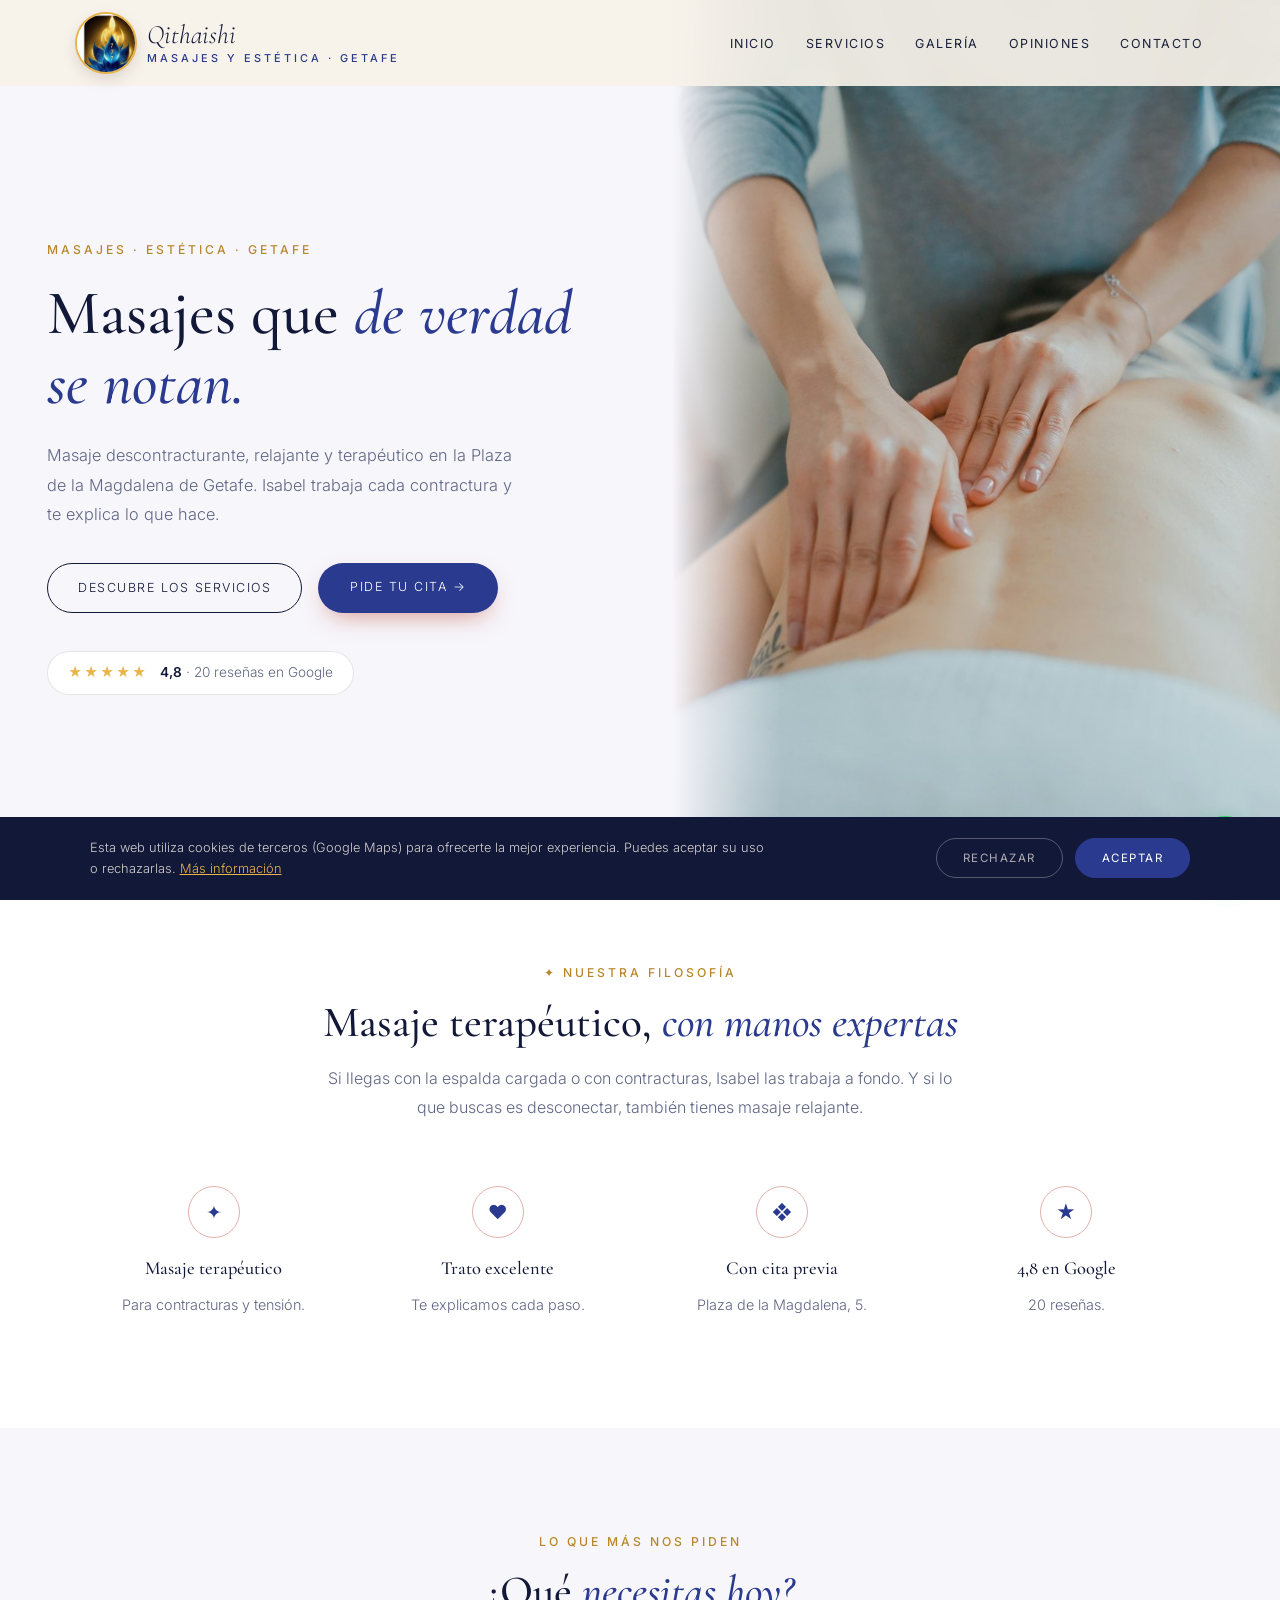
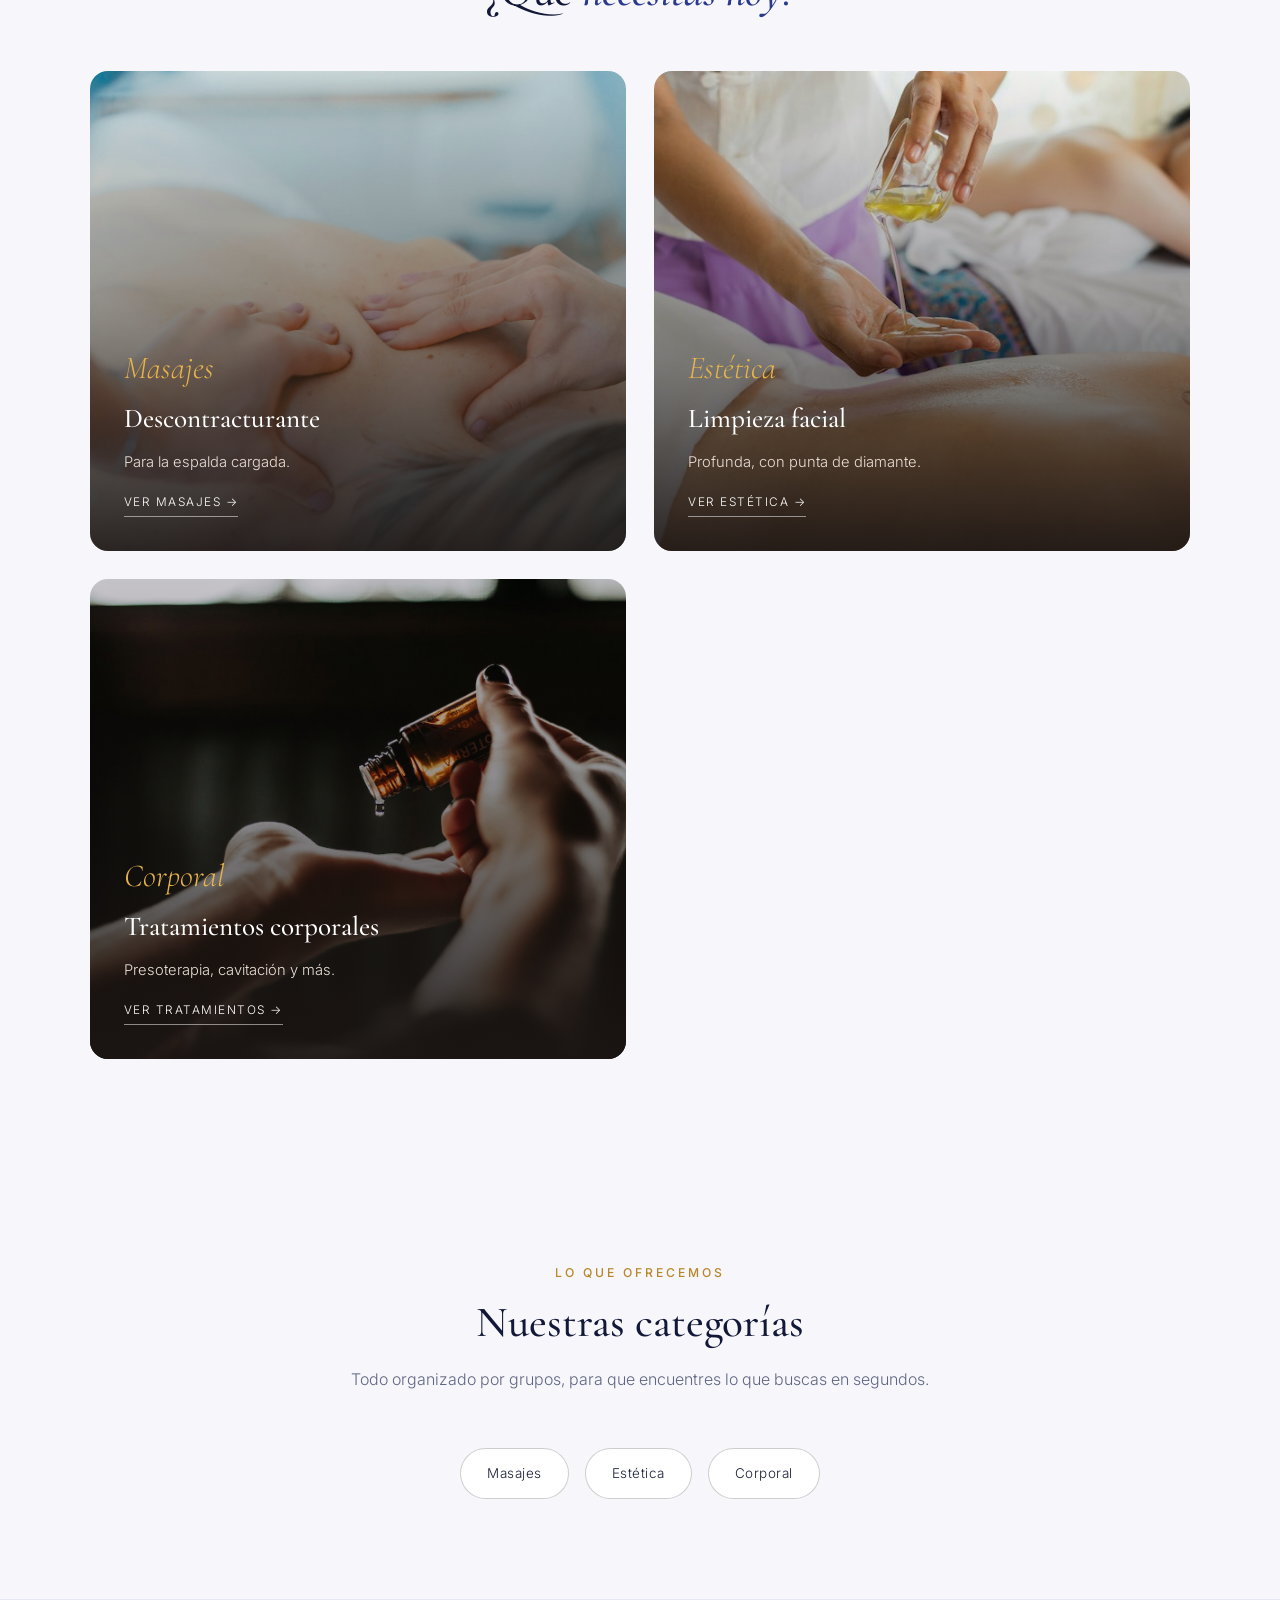
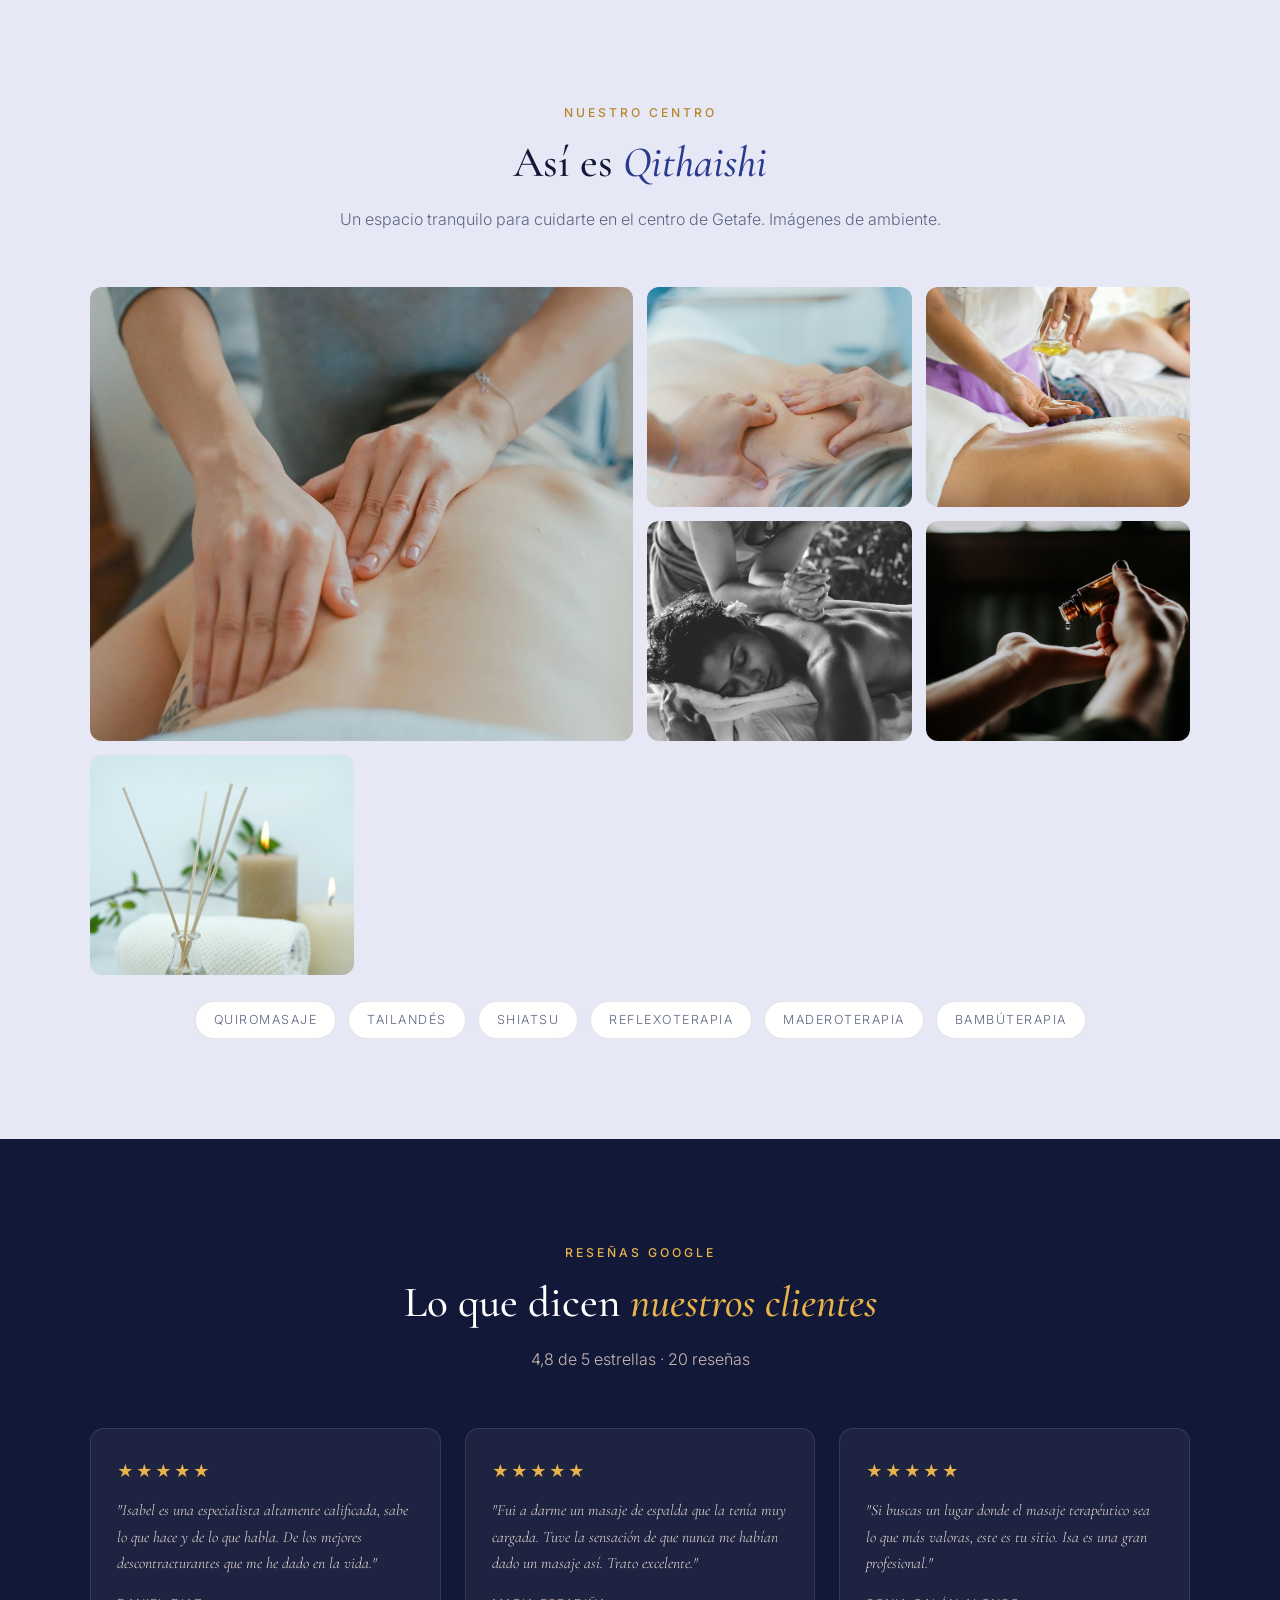
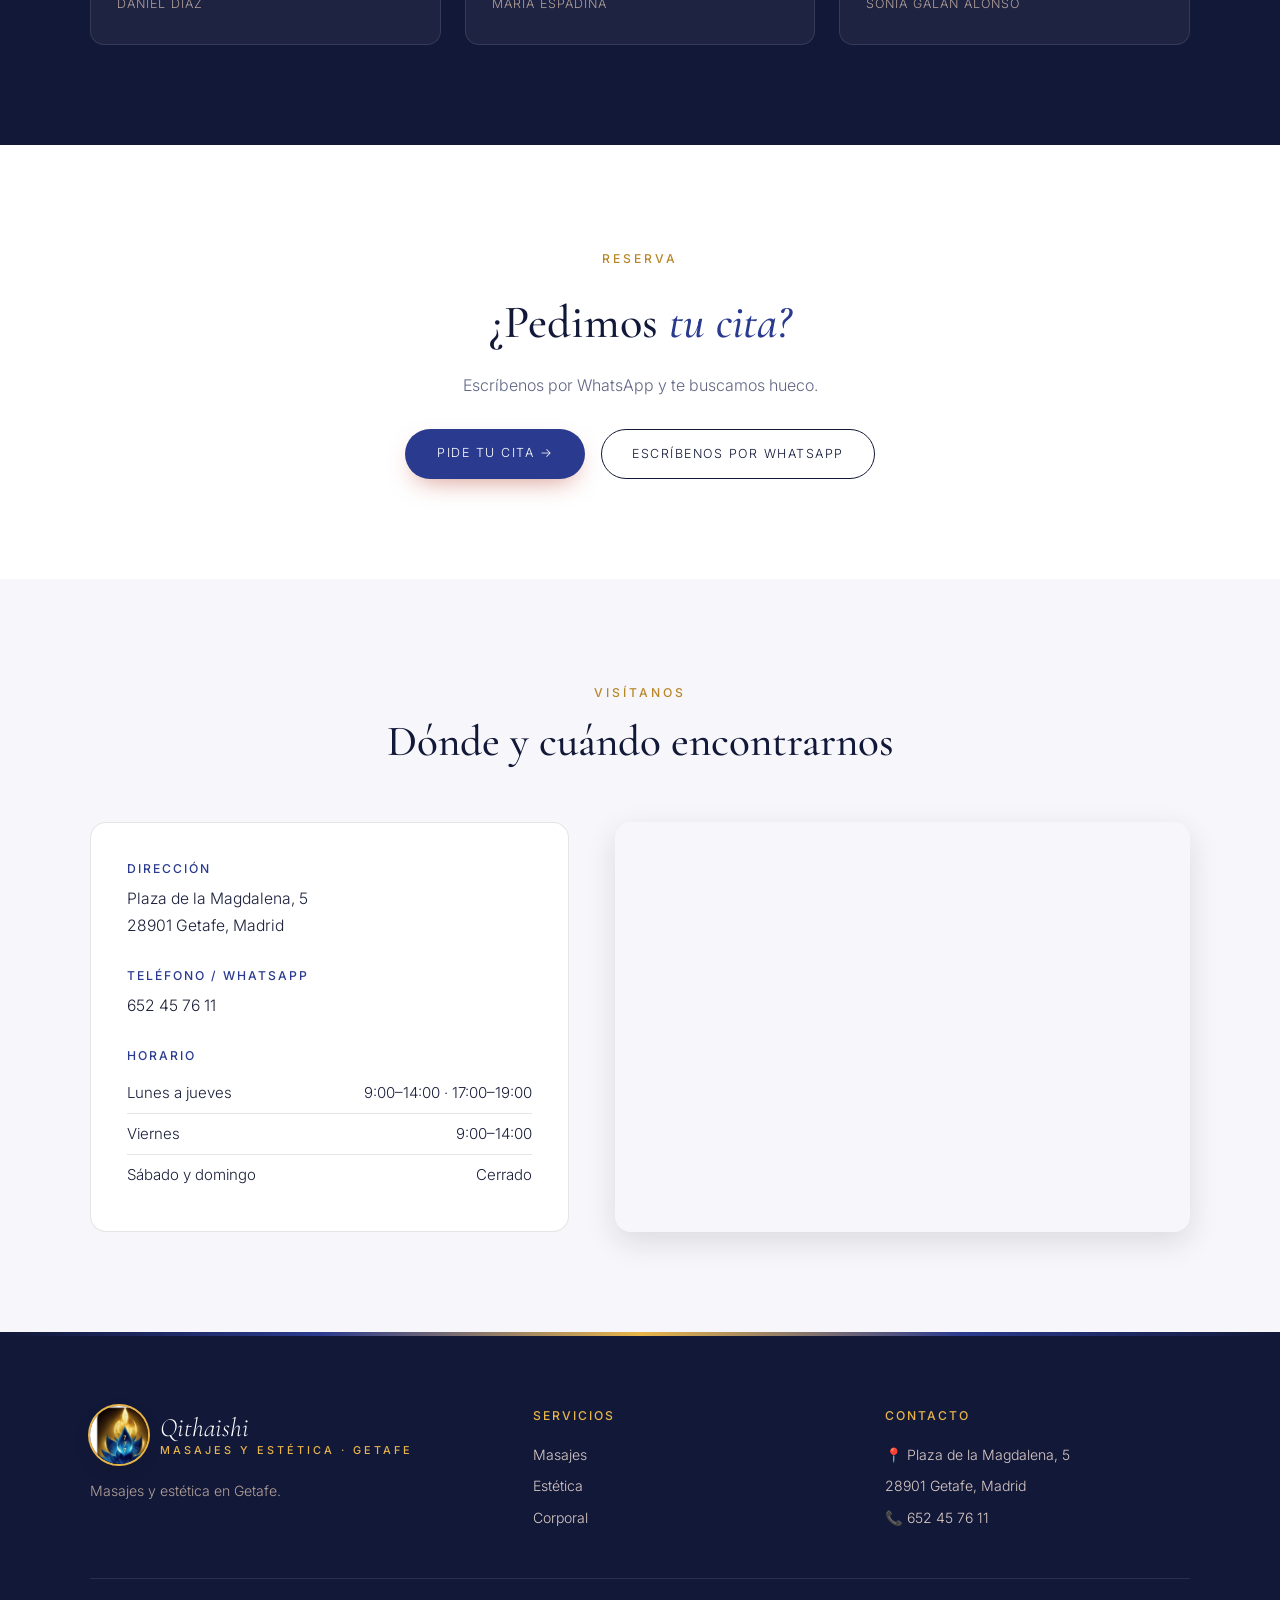
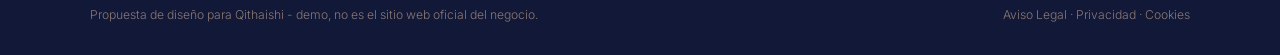
<file: index.html>
<!DOCTYPE html>
<html lang="es">
<head>
<meta charset="UTF-8">
<meta name="viewport" content="width=device-width, initial-scale=1.0">
<title>Qithaishi — Masajes y estética en Getafe</title>
<meta name="description" content="Qithaishi, centro de masajes y estética en la Plaza de la Magdalena 5, Getafe. Masaje descontracturante, relajante, tailandés, shiatsu, maderoterapia y limpieza facial. 4,8★ con 20 reseñas en Google.">
<meta name="theme-color" content="#121838">
<meta property="og:title" content="Qithaishi · Getafe">
<meta property="og:image" content="stock_02.jpg">
<link rel="icon" href="logo.png">
<link rel="preconnect" href="https://fonts.googleapis.com"><link rel="preconnect" href="https://fonts.gstatic.com" crossorigin><link href="https://fonts.googleapis.com/css2?family=Cormorant+Garamond:ital,wght@0,500;0,600;1,500&family=Inter:wght@300;400;500;600&display=swap" rel="stylesheet">
<link rel="stylesheet" href="styles.css">
</head>
<body>

<header id="header">
  <a href="index.html" class="logo" aria-label="Qithaishi, inicio"><img src="logo.png" alt="" class="logo-badge"><span class="logo-text"><span class="script">Qithaishi</span><small>masajes y estética · Getafe</small></span></a>
  <nav id="nav" aria-label="Navegación principal"><ul><li><a href="index.html#inicio">Inicio</a></li><li><a href="servicios.html">Servicios</a></li><li><a href="index.html#galeria">Galería</a></li><li><a href="index.html#opiniones">Opiniones</a></li><li><a href="index.html#contacto">Contacto</a></li></ul></nav><button class="nav-toggle" id="navToggle" aria-label="Abrir menú">☰</button>
</header>

<section class="hero" id="inicio">
  <div class="hero-text">
    <span class="eyebrow">Masajes · Estética · Getafe</span>
    <h1>Masajes que <em>de verdad se notan.</em></h1>
    <p>Masaje descontracturante, relajante y terapéutico en la Plaza de la Magdalena de Getafe. Isabel trabaja cada contractura y te explica lo que hace.</p>
    <div class="hero-ctas">
      <a href="servicios.html" class="btn-outline">Descubre los servicios</a>
      <a href="https://wa.me/34652457611?text=Hola%2C%20he%20visto%20vuestra%20web%20y%20me%20gustar%C3%ADa%20pedir%20cita%20en%20Qithaishi" class="btn-solid" target="_blank" rel="noopener">Pide tu cita →</a>
    </div>
    <a class="hero-rating" href="https://www.google.com/maps/search/?api=1&query=Qithaishi,+Plaza+de+la+Magdalena+5,+Getafe" target="_blank" rel="noopener"><span class="stars">★★★★★</span><span><strong>4,8</strong> · 20 reseñas en Google</span></a>
  </div>
  <div class="hero-img"><img src="stock_02.jpg" alt="Masaje de espalda" style="object-position:center 40%;"></div>
</section>

<section class="trust">
  <div class="section-head">
    <span class="eyebrow">✦ Nuestra filosofía</span>
    <h2>Masaje terapéutico, <em>con manos expertas</em></h2>
    <p>Si llegas con la espalda cargada o con contracturas, Isabel las trabaja a fondo. Y si lo que buscas es desconectar, también tienes masaje relajante.</p>
  </div>
  <div class="trust-grid">
    <div class="trust-card"><span class="trust-ic">✦</span><h3>Masaje terapéutico</h3><p>Para contracturas y tensión.</p></div>
    <div class="trust-card"><span class="trust-ic">♥</span><h3>Trato excelente</h3><p>Te explicamos cada paso.</p></div>
    <div class="trust-card"><span class="trust-ic">❖</span><h3>Con cita previa</h3><p>Plaza de la Magdalena, 5.</p></div>
    <div class="trust-card"><span class="trust-ic">★</span><h3>4,8 en Google</h3><p>20 reseñas.</p></div>
  </div>
</section>

<section class="worlds">
  <div class="section-head">
    <span class="eyebrow">Lo que más nos piden</span>
    <h2>¿Qué <em>necesitas hoy?</em></h2>
  </div>
  <div class="worlds-grid">
    <a href="servicios.html#masajes" class="world-card"><img src="stock_03.jpg" alt="Descontracturante"><div class="world-text"><span class="script">Masajes</span><h3>Descontracturante</h3><p>Para la espalda cargada.</p><span class="world-link">Ver masajes →</span></div></a>
    <a href="servicios.html#estetica" class="world-card"><img src="stock_04.jpg" alt="Limpieza facial"><div class="world-text"><span class="script">Estética</span><h3>Limpieza facial</h3><p>Profunda, con punta de diamante.</p><span class="world-link">Ver estética →</span></div></a>
    <a href="servicios.html#corporal" class="world-card"><img src="stock_01.jpg" alt="Tratamientos corporales"><div class="world-text"><span class="script">Corporal</span><h3>Tratamientos corporales</h3><p>Presoterapia, cavitación y más.</p><span class="world-link">Ver tratamientos →</span></div></a>
  </div>
</section>

<section>
  <div class="section-head">
    <span class="eyebrow">Lo que ofrecemos</span>
    <h2>Nuestras categorías</h2>
    <p>Todo organizado por grupos, para que encuentres lo que buscas en segundos.</p>
  </div>
  <div class="cat-pills">
    <a href="servicios.html#masajes" class="cat-pill">Masajes</a>
    <a href="servicios.html#estetica" class="cat-pill">Estética</a>
    <a href="servicios.html#corporal" class="cat-pill">Corporal</a>
  </div>
</section>

<section class="gallery-wrap" id="galeria">
  <div class="section-head">
    <span class="eyebrow">Nuestro centro</span>
    <h2>Así es <em>Qithaishi</em></h2>
    <p>Un espacio tranquilo para cuidarte en el centro de Getafe. Imágenes de ambiente.</p>
  </div>
  <div class="gallery">
    <figure class="big"><img src="stock_02.jpg" alt="Masaje de espalda" loading="lazy"></figure>
    <figure><img src="stock_03.jpg" alt="Masaje de cuello y hombros" loading="lazy"></figure>
    <figure><img src="stock_04.jpg" alt="Masaje con aceites" loading="lazy"></figure>
    <figure><img src="stock_05.jpg" alt="Masaje relajante" loading="lazy"></figure>
    <figure><img src="stock_01.jpg" alt="Aceites para masaje" loading="lazy"></figure>
    <figure><img src="stock_06.jpg" alt="Ambiente relajante" loading="lazy"></figure>
  </div>
  <div class="brands"><span>Quiromasaje</span><span>Tailandés</span><span>Shiatsu</span><span>Reflexoterapia</span><span>Maderoterapia</span><span>Bambúterapia</span></div>
</section>

<section class="reviews-wrap" id="opiniones">
  <div class="section-head">
    <span class="eyebrow">Reseñas Google</span>
    <h2>Lo que dicen <em>nuestros clientes</em></h2>
    <p>4,8 de 5 estrellas · 20 reseñas</p>
  </div>
  <div class="review-grid">
    <div class="review-card"><div class="stars">★★★★★</div><p>"Isabel es una especialista altamente calificada, sabe lo que hace y de lo que habla. De los mejores descontracturantes que me he dado en la vida."</p><cite>Daniel Diaz</cite></div>
    <div class="review-card"><div class="stars">★★★★★</div><p>"Fui a darme un masaje de espalda que la tenía muy cargada. Tuve la sensación de que nunca me habían dado un masaje así. Trato excelente."</p><cite>Maria Espadiña</cite></div>
    <div class="review-card"><div class="stars">★★★★★</div><p>"Si buscas un lugar donde el masaje terapéutico sea lo que más valoras, este es tu sitio. Isa es una gran profesional."</p><cite>Sonia Galán Alonso</cite></div>
  </div>
</section>

<section class="cta-section">
  <span class="eyebrow">Reserva</span>
  <h2>¿Pedimos <em>tu cita?</em></h2>
  <p>Escríbenos por WhatsApp y te buscamos hueco.</p>
  <div class="cta-row">
    <a href="https://wa.me/34652457611?text=Hola%2C%20he%20visto%20vuestra%20web%20y%20me%20gustar%C3%ADa%20pedir%20cita%20en%20Qithaishi" class="btn-solid" target="_blank" rel="noopener">Pide tu cita →</a>
    <a href="https://wa.me/34652457611?text=Hola%2C%20he%20visto%20vuestra%20web%20y%20me%20gustar%C3%ADa%20pedir%20cita%20en%20Qithaishi" class="btn-outline" target="_blank" rel="noopener">Escríbenos por WhatsApp</a>
  </div>
</section>

<section class="contact-section" id="contacto">
  <div class="section-head">
    <span class="eyebrow">Visítanos</span>
    <h2>Dónde y cuándo encontrarnos</h2>
  </div>
  <div class="contact-grid">
    <div class="contact-info">
      <div class="contact-block"><h3>Dirección</h3><p>Plaza de la Magdalena, 5<br>28901 Getafe, Madrid</p></div>
      <div class="contact-block"><h3>Teléfono / WhatsApp</h3><p><a href="tel:+34652457611">652 45 76 11</a></p></div>
      <div class="contact-block"><h3>Horario</h3><ul class="hours-list"><li><span>Lunes a jueves</span><span>9:00–14:00 · 17:00–19:00</span></li><li><span>Viernes</span><span>9:00–14:00</span></li><li><span>Sábado y domingo</span><span>Cerrado</span></li></ul></div>
      
    </div>
    <div class="contact-map">
      <iframe title="Mapa de Qithaishi" src="https://www.google.com/maps?q=Qithaishi,+Plaza+de+la+Magdalena+5,+Getafe&output=embed" width="100%" height="100%" style="border:0;" allowfullscreen="" loading="lazy" referrerpolicy="no-referrer-when-downgrade"></iframe>
    </div>
  </div>
</section>

<footer>
  <div class="footer-grid">
    <div class="footer-brand">
      <a href="index.html" class="logo light"><img src="logo.png" alt="" class="logo-badge"><span class="logo-text"><span class="script">Qithaishi</span><small>masajes y estética · Getafe</small></span></a>
      <p>Masajes y estética en Getafe.</p>
    </div>
    <div><h4>Servicios</h4><ul><li><a href="servicios.html#masajes">Masajes</a></li><li><a href="servicios.html#estetica">Estética</a></li><li><a href="servicios.html#corporal">Corporal</a></li></ul></div>
    <div><h4>Contacto</h4><ul><li>📍 Plaza de la Magdalena, 5</li><li>28901 Getafe, Madrid</li><li>📞 <a href="tel:+34652457611">652 45 76 11</a></li></ul></div>
  </div>
  <div class="footer-bottom">
    <span>Propuesta de diseño para Qithaishi - demo, no es el sitio web oficial del negocio.</span>
    <span><a href="aviso-legal.html">Aviso Legal</a> &middot; <a href="politica-privacidad.html">Privacidad</a> &middot; <a href="politica-cookies.html">Cookies</a></span>
  </div>
</footer>

<div id="cookie-banner" class="cookie-banner"><p>Esta web utiliza cookies de terceros (Google Maps) para ofrecerte la mejor experiencia. Puedes aceptar su uso o rechazarlas. <a href="politica-cookies.html">Más información</a></p><div class="cookie-actions"><button onclick="setCookieChoice('rejected')" class="ck-reject">Rechazar</button><button onclick="setCookieChoice('accepted')" class="ck-accept">Aceptar</button></div></div>
<div class="social-fabs"><a class="wa-fab" href="https://wa.me/34652457611?text=Hola%2C%20he%20visto%20vuestra%20web%20y%20me%20gustar%C3%ADa%20pedir%20cita%20en%20Qithaishi" target="_blank" rel="noopener" aria-label="Escribir por WhatsApp"><svg width="28" height="28" viewBox="0 0 24 24" fill="white"><path d="M17.5 14.4c-.3-.1-1.8-.9-2-1s-.5-.1-.7.1-.8 1-.9 1.2-.3.2-.6.1a8.2 8.2 0 0 1-2.4-1.5 9 9 0 0 1-1.7-2.1c-.2-.3 0-.5.1-.6l.4-.5.3-.5v-.5l-.9-2.2c-.2-.6-.5-.5-.7-.5h-.6a1.1 1.1 0 0 0-.8.4 3.4 3.4 0 0 0-1 2.5 5.9 5.9 0 0 0 1.2 3.1 13.5 13.5 0 0 0 5.2 4.6c2.6 1 2.6.7 3.1.6a2.6 2.6 0 0 0 1.7-1.2 2.1 2.1 0 0 0 .2-1.2c-.1-.1-.3-.2-.6-.3ZM12 21.8a9.8 9.8 0 0 1-5-1.4l-.4-.2-3.7 1 1-3.6-.2-.4A9.8 9.8 0 1 1 12 21.8Zm8.4-18.3A11.8 11.8 0 0 0 1.8 17.7L.2 23.8l6.3-1.6a11.8 11.8 0 0 0 5.6 1.4A11.8 11.8 0 0 0 20.4 3.5Z"/></svg></a></div>
<script src="main.js"></script>
</body>
</html>
</file>
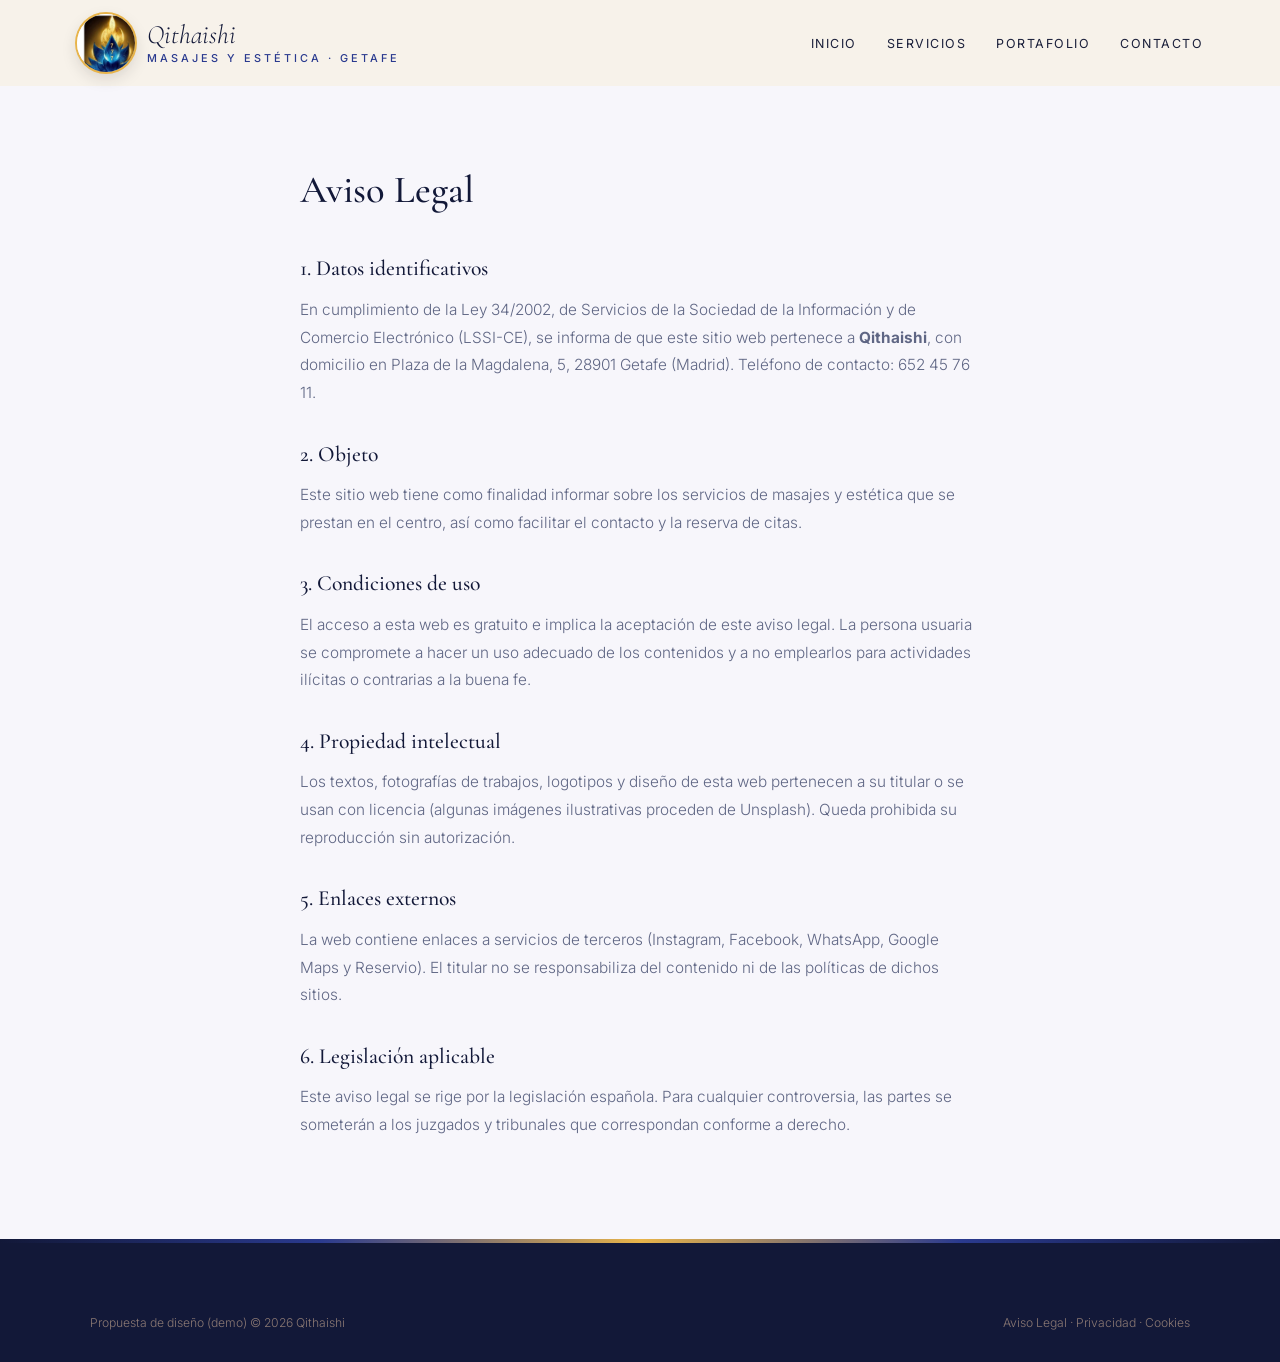
<file: aviso-legal.html>
<!DOCTYPE html>
<html lang="es">
<head>
<meta charset="UTF-8">
<meta name="viewport" content="width=device-width, initial-scale=1.0">
<title>Aviso Legal — Qithaishi</title>
<meta name="robots" content="noindex">
<link rel="icon" href="logo.png">
<link rel="preconnect" href="https://fonts.googleapis.com">
<link href="https://fonts.googleapis.com/css2?family=Cormorant+Garamond:ital,wght@0,500;0,600;1,500&family=Inter:wght@300;400;500;600&display=swap" rel="stylesheet">
<link rel="stylesheet" href="styles.css">
</head>
<body>
<header id="header" class="scrolled">
  <a href="index.html" class="logo" aria-label="Qithaishi, inicio">
    <img src="logo.png" alt="" class="logo-badge">
    <span class="logo-text"><span class="script">Qithaishi</span><small>masajes y estética · Getafe</small></span>
  </a>
  <nav id="nav" aria-label="Navegación principal">
    <ul>
      <li><a href="index.html#inicio">Inicio</a></li>
      <li><a href="servicios.html">Servicios</a></li>
      <li><a href="portafolio.html">Portafolio</a></li>
      <li><a href="index.html#contacto">Contacto</a></li>
    </ul>
  </nav>
  <button class="nav-toggle" id="navToggle" aria-label="Abrir menú">☰</button>
</header>
<main class="legal"><h1>Aviso Legal</h1>
<h2>1. Datos identificativos</h2>
<p>En cumplimiento de la Ley 34/2002, de Servicios de la Sociedad de la Información y de Comercio Electrónico (LSSI-CE), se informa de que este sitio web pertenece a <strong>Qithaishi</strong>, con domicilio en Plaza de la Magdalena, 5, 28901 Getafe (Madrid). Teléfono de contacto: 652 45 76 11.</p>
<h2>2. Objeto</h2>
<p>Este sitio web tiene como finalidad informar sobre los servicios de masajes y estética que se prestan en el centro, así como facilitar el contacto y la reserva de citas.</p>
<h2>3. Condiciones de uso</h2>
<p>El acceso a esta web es gratuito e implica la aceptación de este aviso legal. La persona usuaria se compromete a hacer un uso adecuado de los contenidos y a no emplearlos para actividades ilícitas o contrarias a la buena fe.</p>
<h2>4. Propiedad intelectual</h2>
<p>Los textos, fotografías de trabajos, logotipos y diseño de esta web pertenecen a su titular o se usan con licencia (algunas imágenes ilustrativas proceden de Unsplash). Queda prohibida su reproducción sin autorización.</p>
<h2>5. Enlaces externos</h2>
<p>La web contiene enlaces a servicios de terceros (Instagram, Facebook, WhatsApp, Google Maps y Reservio). El titular no se responsabiliza del contenido ni de las políticas de dichos sitios.</p>
<h2>6. Legislación aplicable</h2>
<p>Este aviso legal se rige por la legislación española. Para cualquier controversia, las partes se someterán a los juzgados y tribunales que correspondan conforme a derecho.</p></main>
<footer>
  <div class="footer-bottom" style="margin-top:0">
    <span>Propuesta de diseño (demo) © 2026 Qithaishi</span>
    <span><a href="aviso-legal.html">Aviso Legal</a> &middot; <a href="politica-privacidad.html">Privacidad</a> &middot; <a href="politica-cookies.html">Cookies</a></span>
  </div>
</footer>
<script src="main.js"></script>
</body>
</html>
</file>
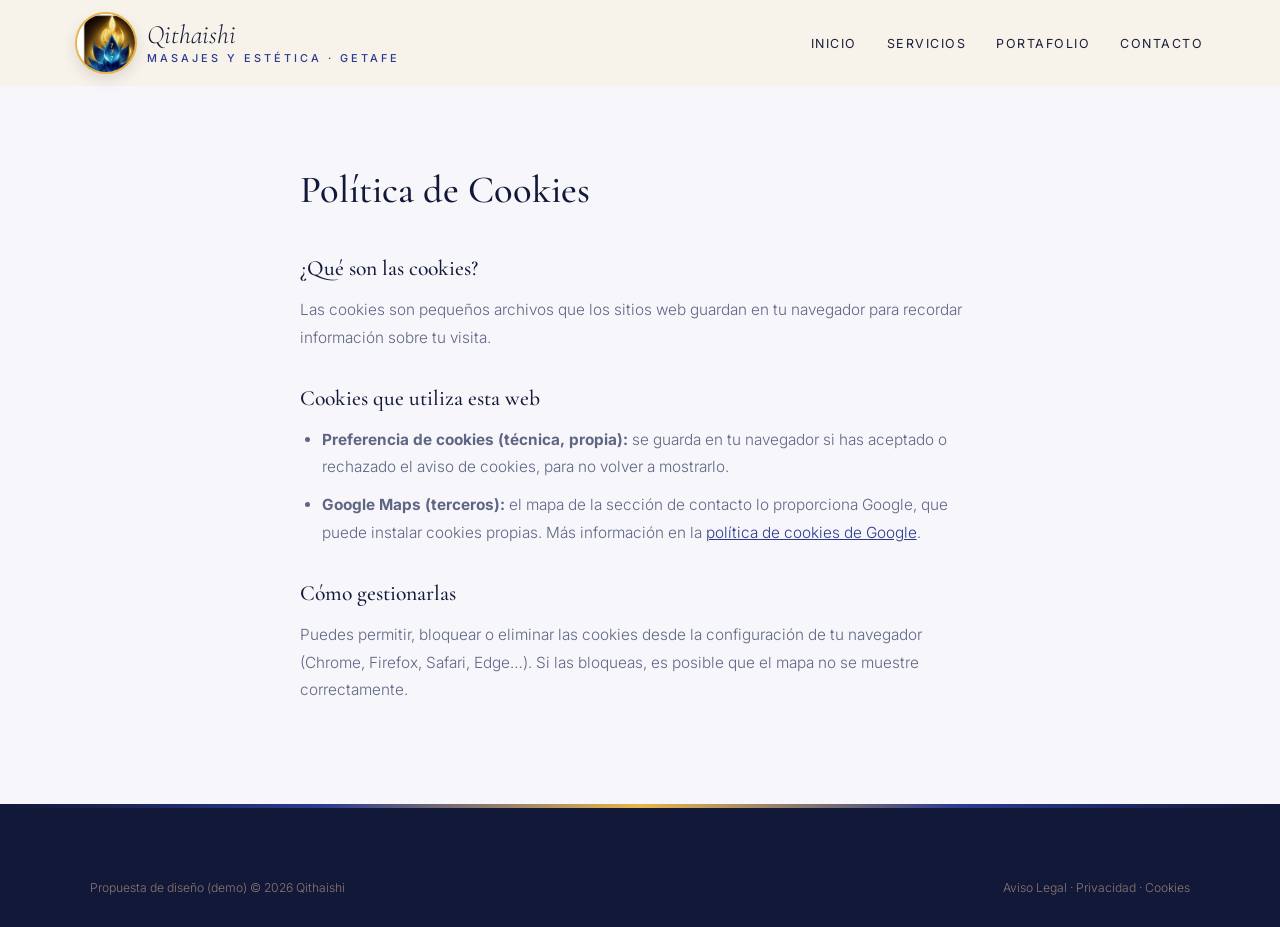
<file: politica-cookies.html>
<!DOCTYPE html>
<html lang="es">
<head>
<meta charset="UTF-8">
<meta name="viewport" content="width=device-width, initial-scale=1.0">
<title>Política de Cookies — Qithaishi</title>
<meta name="robots" content="noindex">
<link rel="icon" href="logo.png">
<link rel="preconnect" href="https://fonts.googleapis.com">
<link href="https://fonts.googleapis.com/css2?family=Cormorant+Garamond:ital,wght@0,500;0,600;1,500&family=Inter:wght@300;400;500;600&display=swap" rel="stylesheet">
<link rel="stylesheet" href="styles.css">
</head>
<body>
<header id="header" class="scrolled">
  <a href="index.html" class="logo" aria-label="Qithaishi, inicio">
    <img src="logo.png" alt="" class="logo-badge">
    <span class="logo-text"><span class="script">Qithaishi</span><small>masajes y estética · Getafe</small></span>
  </a>
  <nav id="nav" aria-label="Navegación principal">
    <ul>
      <li><a href="index.html#inicio">Inicio</a></li>
      <li><a href="servicios.html">Servicios</a></li>
      <li><a href="portafolio.html">Portafolio</a></li>
      <li><a href="index.html#contacto">Contacto</a></li>
    </ul>
  </nav>
  <button class="nav-toggle" id="navToggle" aria-label="Abrir menú">☰</button>
</header>
<main class="legal"><h1>Política de Cookies</h1>
<h2>¿Qué son las cookies?</h2>
<p>Las cookies son pequeños archivos que los sitios web guardan en tu navegador para recordar información sobre tu visita.</p>
<h2>Cookies que utiliza esta web</h2>
<ul>
<li><strong>Preferencia de cookies (técnica, propia):</strong> se guarda en tu navegador si has aceptado o rechazado el aviso de cookies, para no volver a mostrarlo.</li>
<li><strong>Google Maps (terceros):</strong> el mapa de la sección de contacto lo proporciona Google, que puede instalar cookies propias. Más información en la <a href="https://policies.google.com/technologies/cookies" target="_blank" rel="noopener">política de cookies de Google</a>.</li>
</ul>
<h2>Cómo gestionarlas</h2>
<p>Puedes permitir, bloquear o eliminar las cookies desde la configuración de tu navegador (Chrome, Firefox, Safari, Edge…). Si las bloqueas, es posible que el mapa no se muestre correctamente.</p></main>
<footer>
  <div class="footer-bottom" style="margin-top:0">
    <span>Propuesta de diseño (demo) © 2026 Qithaishi</span>
    <span><a href="aviso-legal.html">Aviso Legal</a> &middot; <a href="politica-privacidad.html">Privacidad</a> &middot; <a href="politica-cookies.html">Cookies</a></span>
  </div>
</footer>
<script src="main.js"></script>
</body>
</html>
</file>
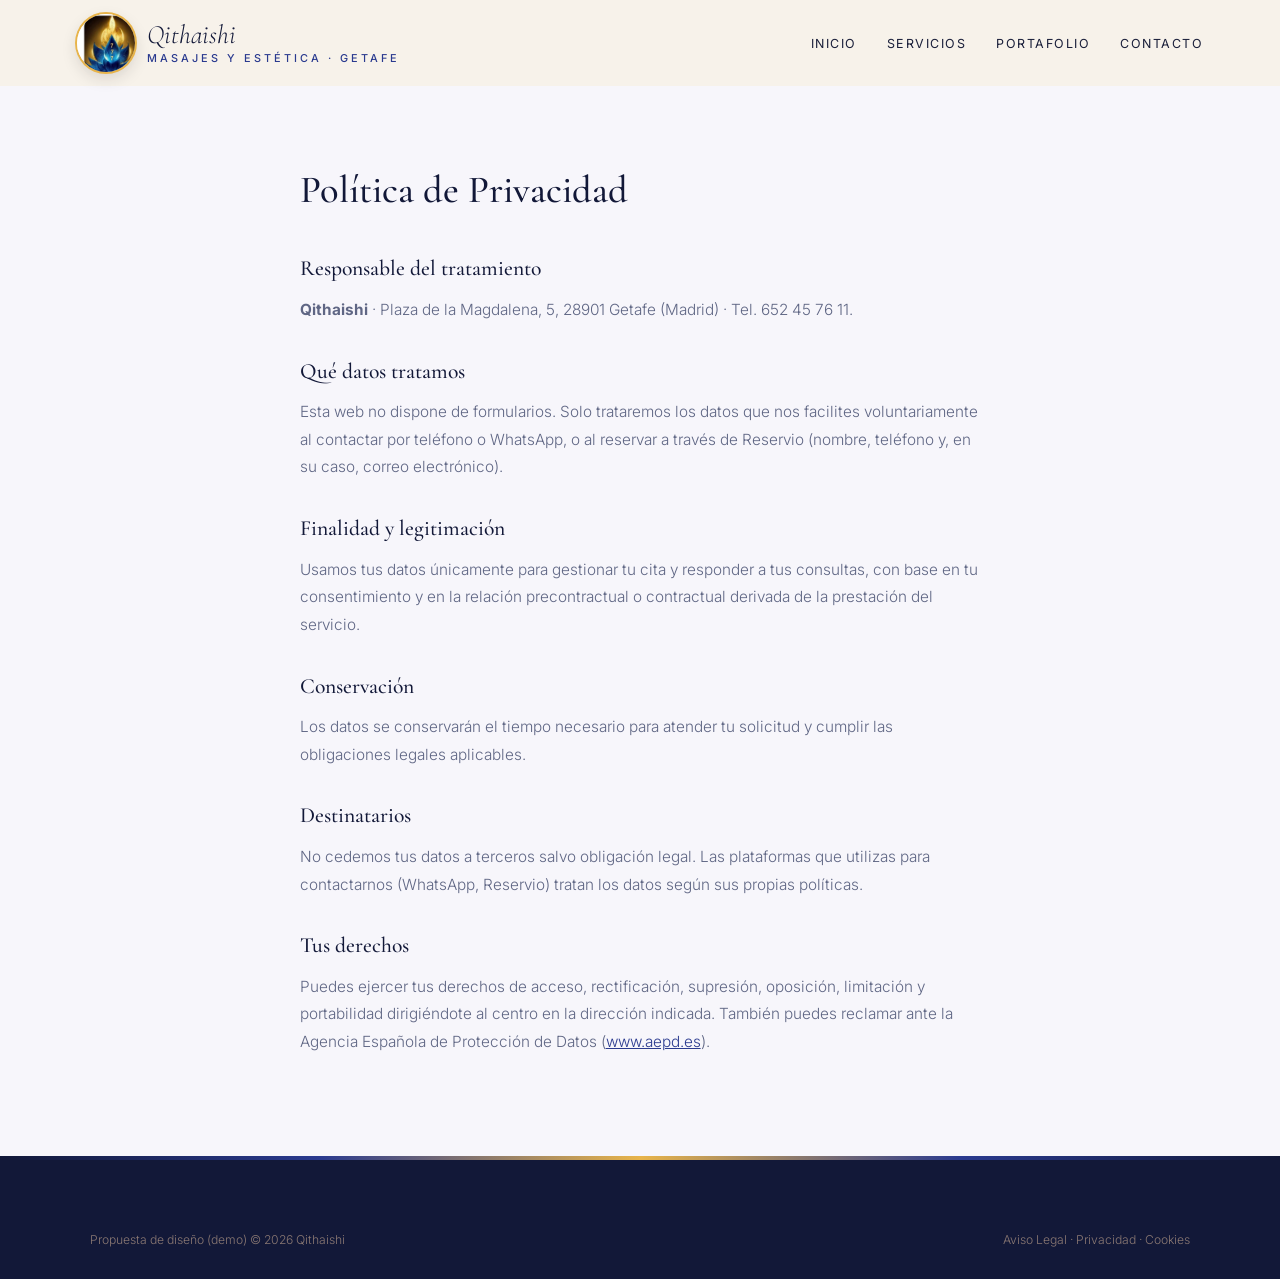
<file: politica-privacidad.html>
<!DOCTYPE html>
<html lang="es">
<head>
<meta charset="UTF-8">
<meta name="viewport" content="width=device-width, initial-scale=1.0">
<title>Política de Privacidad — Qithaishi</title>
<meta name="robots" content="noindex">
<link rel="icon" href="logo.png">
<link rel="preconnect" href="https://fonts.googleapis.com">
<link href="https://fonts.googleapis.com/css2?family=Cormorant+Garamond:ital,wght@0,500;0,600;1,500&family=Inter:wght@300;400;500;600&display=swap" rel="stylesheet">
<link rel="stylesheet" href="styles.css">
</head>
<body>
<header id="header" class="scrolled">
  <a href="index.html" class="logo" aria-label="Qithaishi, inicio">
    <img src="logo.png" alt="" class="logo-badge">
    <span class="logo-text"><span class="script">Qithaishi</span><small>masajes y estética · Getafe</small></span>
  </a>
  <nav id="nav" aria-label="Navegación principal">
    <ul>
      <li><a href="index.html#inicio">Inicio</a></li>
      <li><a href="servicios.html">Servicios</a></li>
      <li><a href="portafolio.html">Portafolio</a></li>
      <li><a href="index.html#contacto">Contacto</a></li>
    </ul>
  </nav>
  <button class="nav-toggle" id="navToggle" aria-label="Abrir menú">☰</button>
</header>
<main class="legal"><h1>Política de Privacidad</h1>
<h2>Responsable del tratamiento</h2>
<p><strong>Qithaishi</strong> · Plaza de la Magdalena, 5, 28901 Getafe (Madrid) · Tel. 652 45 76 11.</p>
<h2>Qué datos tratamos</h2>
<p>Esta web no dispone de formularios. Solo trataremos los datos que nos facilites voluntariamente al contactar por teléfono o WhatsApp, o al reservar a través de Reservio (nombre, teléfono y, en su caso, correo electrónico).</p>
<h2>Finalidad y legitimación</h2>
<p>Usamos tus datos únicamente para gestionar tu cita y responder a tus consultas, con base en tu consentimiento y en la relación precontractual o contractual derivada de la prestación del servicio.</p>
<h2>Conservación</h2>
<p>Los datos se conservarán el tiempo necesario para atender tu solicitud y cumplir las obligaciones legales aplicables.</p>
<h2>Destinatarios</h2>
<p>No cedemos tus datos a terceros salvo obligación legal. Las plataformas que utilizas para contactarnos (WhatsApp, Reservio) tratan los datos según sus propias políticas.</p>
<h2>Tus derechos</h2>
<p>Puedes ejercer tus derechos de acceso, rectificación, supresión, oposición, limitación y portabilidad dirigiéndote al centro en la dirección indicada. También puedes reclamar ante la Agencia Española de Protección de Datos (<a href="https://www.aepd.es" target="_blank" rel="noopener">www.aepd.es</a>).</p></main>
<footer>
  <div class="footer-bottom" style="margin-top:0">
    <span>Propuesta de diseño (demo) © 2026 Qithaishi</span>
    <span><a href="aviso-legal.html">Aviso Legal</a> &middot; <a href="politica-privacidad.html">Privacidad</a> &middot; <a href="politica-cookies.html">Cookies</a></span>
  </div>
</footer>
<script src="main.js"></script>
</body>
</html>
</file>
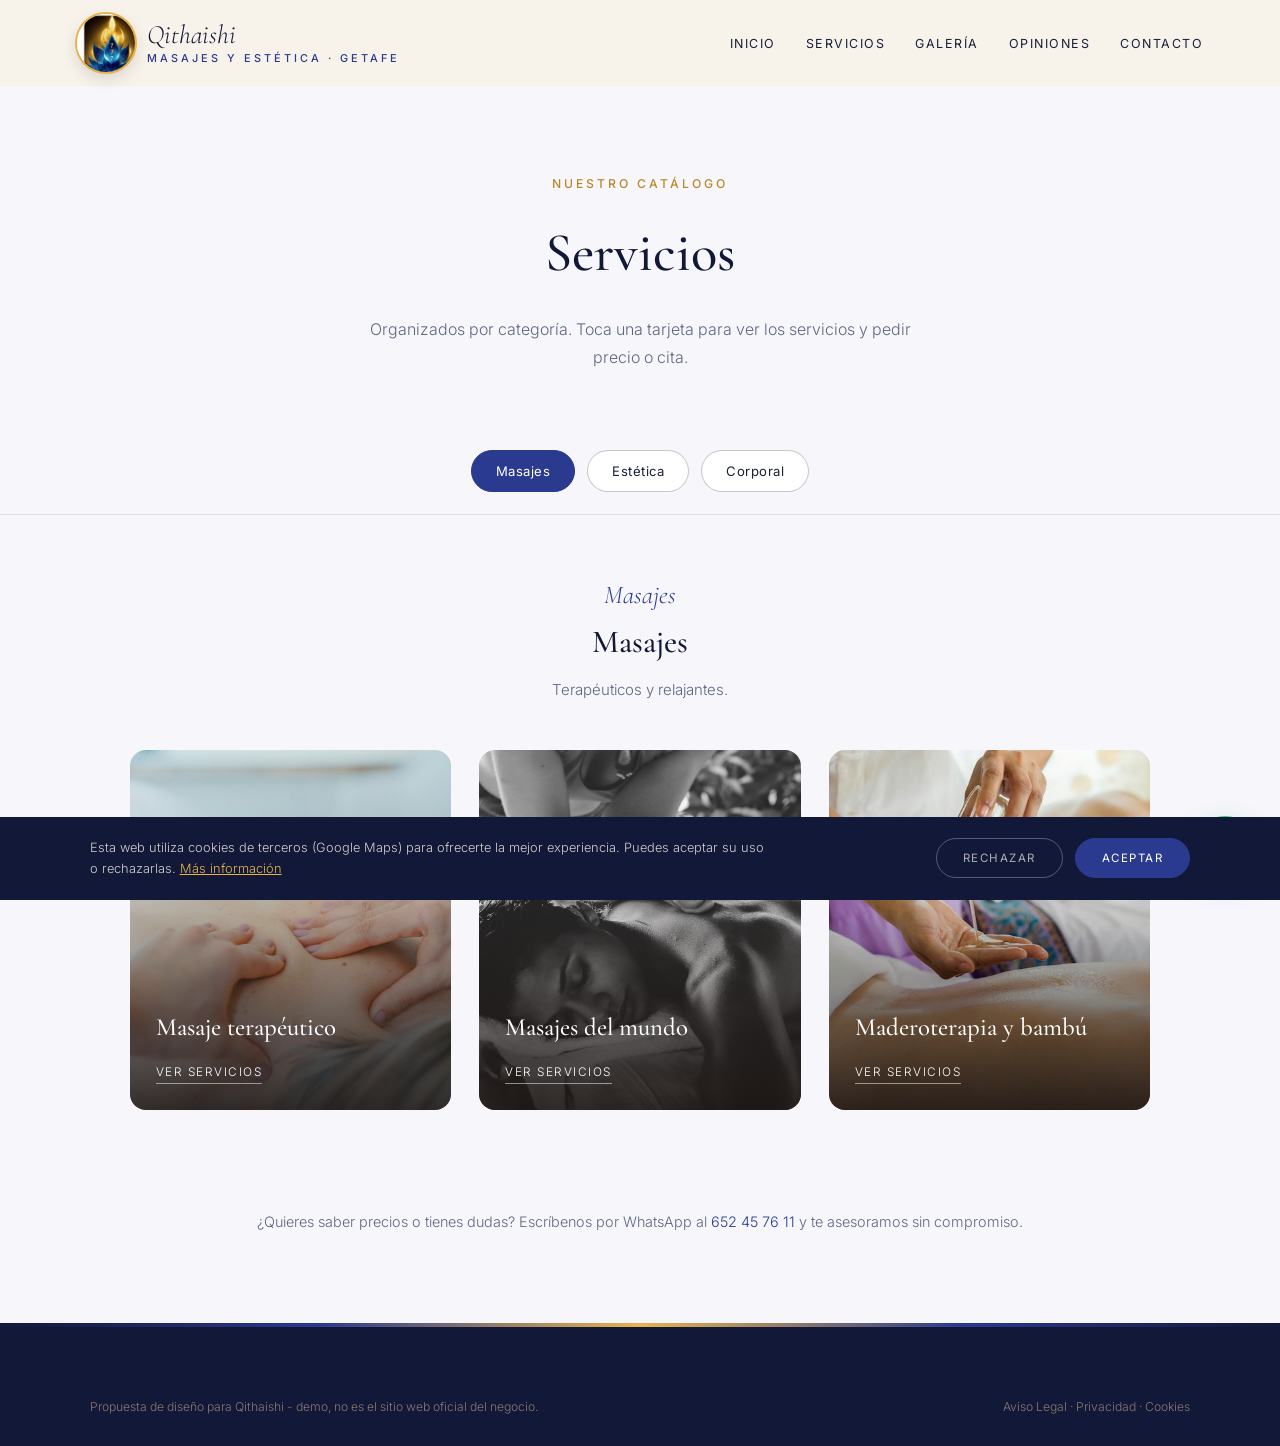
<file: servicios.html>
<!DOCTYPE html>
<html lang="es">
<head>
<meta charset="UTF-8">
<meta name="viewport" content="width=device-width, initial-scale=1.0">
<title>Servicios — Qithaishi · Getafe</title>
<meta name="description" content="Servicios de Qithaishi en Getafe.">
<link rel="icon" href="logo.png">
<link rel="preconnect" href="https://fonts.googleapis.com"><link rel="preconnect" href="https://fonts.gstatic.com" crossorigin><link href="https://fonts.googleapis.com/css2?family=Cormorant+Garamond:ital,wght@0,500;0,600;1,500&family=Inter:wght@300;400;500;600&display=swap" rel="stylesheet">
<link rel="stylesheet" href="styles.css">
</head>
<body>

<header id="header" class="scrolled">
  <a href="index.html" class="logo" aria-label="Qithaishi, inicio"><img src="logo.png" alt="" class="logo-badge"><span class="logo-text"><span class="script">Qithaishi</span><small>masajes y estética · Getafe</small></span></a>
  <nav id="nav" aria-label="Navegación principal"><ul><li><a href="index.html#inicio">Inicio</a></li><li><a href="servicios.html">Servicios</a></li><li><a href="index.html#galeria">Galería</a></li><li><a href="index.html#opiniones">Opiniones</a></li><li><a href="index.html#contacto">Contacto</a></li></ul></nav><button class="nav-toggle" id="navToggle" aria-label="Abrir menú">☰</button>
</header>

<div class="page-hero">
  <span class="eyebrow">Nuestro catálogo</span>
  <h1>Servicios</h1>
  <p>Organizados por categoría. Toca una tarjeta para ver los servicios y pedir precio o cita.</p>
</div>

<div class="tabs">
  <button class="tab-btn active" data-tab="masajes">Masajes</button>
  <button class="tab-btn" data-tab="estetica">Estética</button>
  <button class="tab-btn" data-tab="corporal">Corporal</button>
  
</div>

<div class="tab-panel active" id="masajes">
  <div class="tab-intro"><span class="script">Masajes</span><h2>Masajes</h2><p>Terapéuticos y relajantes.</p></div>
  <div class="cat-grid">
    <div class="cat-card" onclick="openModal('descontracturante')"><img src="stock_03.jpg" alt="Masaje terapéutico" loading="lazy"><div class="cat-card-text"><h3>Masaje terapéutico</h3><span>Ver servicios</span></div></div>
    <div class="cat-card" onclick="openModal('relajante')"><img src="stock_05.jpg" alt="Masajes del mundo" loading="lazy"><div class="cat-card-text"><h3>Masajes del mundo</h3><span>Ver servicios</span></div></div>
    <div class="cat-card" onclick="openModal('madero')"><img src="stock_04.jpg" alt="Maderoterapia y bambú" loading="lazy"><div class="cat-card-text"><h3>Maderoterapia y bambú</h3><span>Ver servicios</span></div></div>
  </div>
</div>

<div class="tab-panel" id="estetica">
  <div class="tab-intro"><span class="script">Estética</span><h2>Estética facial</h2><p>Tu piel, limpia y cuidada.</p></div>
  <div class="cat-grid">
    <div class="cat-card" onclick="openModal('facial')"><img src="stock_06.jpg" alt="Limpieza facial profunda" loading="lazy"><div class="cat-card-text"><h3>Limpieza facial profunda</h3><span>Ver servicios</span></div></div>
    <div class="cat-card" onclick="openModal('unas')"><img src="stock_01.jpg" alt="Uñas en gel" loading="lazy"><div class="cat-card-text"><h3>Uñas en gel</h3><span>Ver servicios</span></div></div>
  </div>
</div>

<div class="tab-panel" id="corporal">
  <div class="tab-intro"><span class="script">Corporal</span><h2>Tratamientos corporales</h2><p>Con bonos de 5 y 10 sesiones.</p></div>
  <div class="cat-grid">
    <div class="cat-card" onclick="openModal('presoterapia')"><img src="stock_02.jpg" alt="Presoterapia e hidrolinfa" loading="lazy"><div class="cat-card-text"><h3>Presoterapia e hidrolinfa</h3><span>Ver servicios</span></div></div>
    <div class="cat-card" onclick="openModal('radiofrecuencia')"><img src="stock_04.jpg" alt="Radiofrecuencia y cavitación" loading="lazy"><div class="cat-card-text"><h3>Radiofrecuencia y cavitación</h3><span>Ver servicios</span></div></div>
  </div>
</div>


<p class="services-note">¿Quieres saber precios o tienes dudas? Escríbenos por WhatsApp al <a href="https://wa.me/34652457611" target="_blank" rel="noopener" style="color:var(--red)">652 45 76 11</a> y te asesoramos sin compromiso.</p>

<div class="modal-overlay" id="modal-descontracturante"><div class="modal">
  <button class="modal-close" onclick="closeModal('descontracturante')" aria-label="Cerrar">×</button>
  <h3>Masaje terapéutico</h3><p class="modal-sub">Contracturas y tensión</p>
  <div class="svc-row"><div><div class="svc-name">Masaje descontracturante</div><span class="svc-desc"></span></div><div class="svc-price">Consultar</div></div>
  <div class="svc-row"><div><div class="svc-name">Quiromasaje</div><span class="svc-desc"></span></div><div class="svc-price">Consultar</div></div>
  <div class="svc-row"><div><div class="svc-name">Reflexoterapia</div><span class="svc-desc"></span></div><div class="svc-price">Consultar</div></div>
  <a class="modal-cta alt" href="https://wa.me/34652457611?text=Hola%2C%20quiero%20informaci%C3%B3n%20sobre%20masaje%20terap%C3%A9utico" target="_blank" rel="noopener">Pedir cita por WhatsApp</a>
</div></div>

<div class="modal-overlay" id="modal-relajante"><div class="modal">
  <button class="modal-close" onclick="closeModal('relajante')" aria-label="Cerrar">×</button>
  <h3>Masajes del mundo</h3><p class="modal-sub">Para desconectar</p>
  <div class="svc-row"><div><div class="svc-name">Masaje relajante</div><span class="svc-desc"></span></div><div class="svc-price">Consultar</div></div>
  <div class="svc-row"><div><div class="svc-name">Masaje tailandés</div><span class="svc-desc"></span></div><div class="svc-price">Consultar</div></div>
  <div class="svc-row"><div><div class="svc-name">Shiatsu</div><span class="svc-desc"></span></div><div class="svc-price">Consultar</div></div>
  <a class="modal-cta alt" href="https://wa.me/34652457611?text=Hola%2C%20quiero%20informaci%C3%B3n%20sobre%20masajes%20del%20mundo" target="_blank" rel="noopener">Pedir cita por WhatsApp</a>
</div></div>

<div class="modal-overlay" id="modal-madero"><div class="modal">
  <button class="modal-close" onclick="closeModal('madero')" aria-label="Cerrar">×</button>
  <h3>Maderoterapia y bambú</h3><p class="modal-sub">Técnicas especiales</p>
  <div class="svc-row"><div><div class="svc-name">Maderoterapia</div><span class="svc-desc"></span></div><div class="svc-price">Consultar</div></div>
  <div class="svc-row"><div><div class="svc-name">Bambúterapia</div><span class="svc-desc"></span></div><div class="svc-price">Consultar</div></div>
  <a class="modal-cta alt" href="https://wa.me/34652457611?text=Hola%2C%20quiero%20informaci%C3%B3n%20sobre%20maderoterapia%20y%20bamb%C3%BA" target="_blank" rel="noopener">Pedir cita por WhatsApp</a>
</div></div>

<div class="modal-overlay" id="modal-facial"><div class="modal">
  <button class="modal-close" onclick="closeModal('facial')" aria-label="Cerrar">×</button>
  <h3>Limpieza facial profunda</h3><p class="modal-sub">Con punta de diamante</p>
  <div class="svc-row"><div><div class="svc-name">Limpieza facial profunda</div><span class="svc-desc"></span></div><div class="svc-price">Consultar</div></div>
  <div class="svc-row"><div><div class="svc-name">Microdermoabrasión con punta de diamante</div><span class="svc-desc"></span></div><div class="svc-price">Consultar</div></div>
  <div class="svc-row"><div><div class="svc-name">Masajes estéticos</div><span class="svc-desc"></span></div><div class="svc-price">Consultar</div></div>
  <a class="modal-cta alt" href="https://wa.me/34652457611?text=Hola%2C%20quiero%20informaci%C3%B3n%20sobre%20limpieza%20facial%20profunda" target="_blank" rel="noopener">Pedir cita por WhatsApp</a>
</div></div>

<div class="modal-overlay" id="modal-unas"><div class="modal">
  <button class="modal-close" onclick="closeModal('unas')" aria-label="Cerrar">×</button>
  <h3>Uñas en gel</h3><p class="modal-sub">Manos cuidadas</p>
  <div class="svc-row"><div><div class="svc-name">Uñas en gel</div><span class="svc-desc"></span></div><div class="svc-price">Consultar</div></div>
  <a class="modal-cta alt" href="https://wa.me/34652457611?text=Hola%2C%20quiero%20informaci%C3%B3n%20sobre%20u%C3%B1as%20en%20gel" target="_blank" rel="noopener">Pedir cita por WhatsApp</a>
</div></div>

<div class="modal-overlay" id="modal-presoterapia"><div class="modal">
  <button class="modal-close" onclick="closeModal('presoterapia')" aria-label="Cerrar">×</button>
  <h3>Presoterapia e hidrolinfa</h3><p class="modal-sub">Bonos de sesiones</p>
  <div class="svc-row"><div><div class="svc-name">Presoterapia</div><span class="svc-desc"></span></div><div class="svc-price">Consultar</div></div>
  <div class="svc-row"><div><div class="svc-name">Hidrolinfa</div><span class="svc-desc"></span></div><div class="svc-price">Consultar</div></div>
  <a class="modal-cta alt" href="https://wa.me/34652457611?text=Hola%2C%20quiero%20informaci%C3%B3n%20sobre%20presoterapia%20e%20hidrolinfa" target="_blank" rel="noopener">Pedir cita por WhatsApp</a>
</div></div>

<div class="modal-overlay" id="modal-radiofrecuencia"><div class="modal">
  <button class="modal-close" onclick="closeModal('radiofrecuencia')" aria-label="Cerrar">×</button>
  <h3>Radiofrecuencia y cavitación</h3><p class="modal-sub">Bonos de sesiones</p>
  <div class="svc-row"><div><div class="svc-name">Radiofrecuencia</div><span class="svc-desc"></span></div><div class="svc-price">Consultar</div></div>
  <div class="svc-row"><div><div class="svc-name">Cavitación</div><span class="svc-desc"></span></div><div class="svc-price">Consultar</div></div>
  <a class="modal-cta alt" href="https://wa.me/34652457611?text=Hola%2C%20quiero%20informaci%C3%B3n%20sobre%20radiofrecuencia%20y%20cavitaci%C3%B3n" target="_blank" rel="noopener">Pedir cita por WhatsApp</a>
</div></div>


<footer>
  <div class="footer-bottom" style="margin-top:0">
    <span>Propuesta de diseño para Qithaishi - demo, no es el sitio web oficial del negocio.</span>
    <span><a href="aviso-legal.html">Aviso Legal</a> &middot; <a href="politica-privacidad.html">Privacidad</a> &middot; <a href="politica-cookies.html">Cookies</a></span>
  </div>
</footer>

<div id="cookie-banner" class="cookie-banner"><p>Esta web utiliza cookies de terceros (Google Maps) para ofrecerte la mejor experiencia. Puedes aceptar su uso o rechazarlas. <a href="politica-cookies.html">Más información</a></p><div class="cookie-actions"><button onclick="setCookieChoice('rejected')" class="ck-reject">Rechazar</button><button onclick="setCookieChoice('accepted')" class="ck-accept">Aceptar</button></div></div>
<div class="social-fabs"><a class="wa-fab" href="https://wa.me/34652457611?text=Hola%2C%20he%20visto%20vuestra%20web%20y%20me%20gustar%C3%ADa%20pedir%20cita%20en%20Qithaishi" target="_blank" rel="noopener" aria-label="Escribir por WhatsApp"><svg width="28" height="28" viewBox="0 0 24 24" fill="white"><path d="M17.5 14.4c-.3-.1-1.8-.9-2-1s-.5-.1-.7.1-.8 1-.9 1.2-.3.2-.6.1a8.2 8.2 0 0 1-2.4-1.5 9 9 0 0 1-1.7-2.1c-.2-.3 0-.5.1-.6l.4-.5.3-.5v-.5l-.9-2.2c-.2-.6-.5-.5-.7-.5h-.6a1.1 1.1 0 0 0-.8.4 3.4 3.4 0 0 0-1 2.5 5.9 5.9 0 0 0 1.2 3.1 13.5 13.5 0 0 0 5.2 4.6c2.6 1 2.6.7 3.1.6a2.6 2.6 0 0 0 1.7-1.2 2.1 2.1 0 0 0 .2-1.2c-.1-.1-.3-.2-.6-.3ZM12 21.8a9.8 9.8 0 0 1-5-1.4l-.4-.2-3.7 1 1-3.6-.2-.4A9.8 9.8 0 1 1 12 21.8Zm8.4-18.3A11.8 11.8 0 0 0 1.8 17.7L.2 23.8l6.3-1.6a11.8 11.8 0 0 0 5.6 1.4A11.8 11.8 0 0 0 20.4 3.5Z"/></svg></a></div>
<script src="main.js"></script>
</body>
</html>
</file>
<file: styles.css>
:root{
  --cream:#f7f6fb; --paper:#ffffff; --tint:#e6e8f5; --ink:#1a1f3a; --dark:#121838; --muted:#5f6684;
  --red:#2a3a8f; --red-dark:#1d2a6b; --teal:#b8872a; --gold:#e8b44a; --line:rgba(0,0,0,.1);
  --brand-gradient:linear-gradient(90deg,#121838,#2a3a8f,#e8b44a,#2a3a8f,#121838);
}
*{margin:0;padding:0;box-sizing:border-box;}
html{scroll-behavior:smooth;}
body{font-family:'Inter',sans-serif;background:var(--cream);color:var(--ink);overflow-x:hidden;font-weight:300;line-height:1.6;}
a{text-decoration:none;color:inherit;}
h1,h2,h3{font-family:'Cormorant Garamond',serif;font-weight:500;}
h1 em,h2 em{font-style:italic;color:var(--red);}
img{max-width:100%;display:block;}
.script{font-family:'Cormorant Garamond',serif;font-style:italic;}

/* HEADER */
header{position:fixed;top:0;left:0;right:0;z-index:100;display:flex;justify-content:space-between;align-items:center;padding:14px 6%;background:rgba(247,241,233,.92);backdrop-filter:blur(10px);-webkit-backdrop-filter:blur(10px);transition:box-shadow .3s,padding .3s;}
header.scrolled{box-shadow:0 2px 24px rgba(28,22,20,.1);padding:8px 6%;}
.logo{display:flex;align-items:center;gap:12px;color:var(--dark);}
.logo-badge{width:58px;height:58px;border-radius:50%;object-fit:cover;box-shadow:0 0 0 2px var(--gold),0 6px 16px rgba(28,22,20,.15);transition:width .3s,height .3s;}
header.scrolled .logo-badge{width:46px;height:46px;}
.logo-text{display:flex;flex-direction:column;line-height:1;}
.logo-text .script{font-size:1.65rem;color:var(--dark);}
.logo-text small{font-size:.68rem;letter-spacing:3px;text-transform:uppercase;color:var(--red);margin-top:4px;font-weight:500;}
.logo.light .logo-text .script{color:#fff;}
.logo.light .logo-text small{color:var(--gold);}
nav ul{list-style:none;display:flex;gap:30px;}
nav a{font-size:.78rem;letter-spacing:1.5px;text-transform:uppercase;font-weight:400;position:relative;padding:4px 0;}
nav a::after{content:"";position:absolute;left:0;bottom:-2px;height:1px;width:100%;background:var(--red);transform:scaleX(0);transform-origin:right;transition:transform .3s;}
nav a:hover::after{transform:scaleX(1);transform-origin:left;}
.nav-toggle{display:none;font-size:1.6rem;background:none;border:none;color:var(--dark);cursor:pointer;}

/* BOTONES */
.btn-outline{display:inline-block;border:1px solid var(--dark);color:var(--dark);padding:14px 30px;font-size:.78rem;letter-spacing:1.5px;text-transform:uppercase;border-radius:40px;transition:all .25s;}
.btn-outline:hover{background:var(--dark);color:var(--cream);}
.btn-outline.light{border-color:rgba(255,255,255,.5);color:#fff;}
.btn-outline.light:hover{background:#fff;color:var(--dark);}
.btn-solid{display:inline-block;background:var(--red);color:#fff;padding:14px 32px;font-size:.78rem;letter-spacing:1.5px;text-transform:uppercase;border-radius:40px;transition:transform .25s,box-shadow .25s,background .25s;box-shadow:0 10px 26px -10px rgba(181,64,44,.6);}
.btn-solid:hover{transform:translateY(-2px);background:var(--red-dark);}

/* HERO */
.hero{min-height:95vh;display:grid;grid-template-columns:1.05fr .95fr;align-items:stretch;padding:0;}
.hero-text{display:flex;flex-direction:column;justify-content:center;padding:150px 7% 70px;}
.eyebrow{display:inline-block;color:var(--teal);text-transform:uppercase;letter-spacing:3px;font-size:.76rem;font-weight:500;}
.hero-text .eyebrow{margin-bottom:20px;}
.hero-text h1{font-size:clamp(2.4rem,5vw,3.9rem);line-height:1.12;margin-bottom:22px;color:var(--dark);}
.hero-text p{font-size:1.02rem;color:var(--muted);max-width:470px;line-height:1.8;margin-bottom:34px;}
.hero-ctas{display:flex;gap:16px;flex-wrap:wrap;}
.hero-rating{display:inline-flex;align-items:center;gap:12px;margin-top:38px;padding:10px 20px;border:1px solid var(--line);border-radius:40px;background:var(--paper);font-size:.85rem;color:var(--muted);align-self:flex-start;}
.hero-rating strong{color:var(--dark);font-weight:600;}
.stars{color:var(--gold);letter-spacing:2px;}
.hero-img{position:relative;overflow:hidden;}
.hero-img img{width:100%;height:100%;object-fit:cover;position:absolute;inset:0;}
.hero-img::after{content:"";position:absolute;inset:0;background:linear-gradient(90deg,var(--cream) 0%,rgba(247,241,233,0) 18%);}

/* SECCIONES */
section{padding:100px 7%;}
.section-head{text-align:center;max-width:640px;margin:0 auto 54px;}
.section-head h2{font-size:clamp(1.9rem,4vw,2.7rem);margin-top:12px;color:var(--dark);line-height:1.2;}
.section-head p{margin-top:16px;color:var(--muted);line-height:1.8;}

.trust{background:var(--paper);border-top:4px solid transparent;border-image:var(--brand-gradient) 1;}
.trust-grid{display:grid;grid-template-columns:repeat(auto-fit,minmax(230px,1fr));gap:36px;max-width:1150px;margin:0 auto;}
.trust-card{text-align:center;padding:10px;}
.trust-ic{display:inline-grid;place-items:center;width:52px;height:52px;border-radius:50%;border:1px solid rgba(181,64,44,.4);color:var(--red);font-size:1.2rem;margin-bottom:16px;}
.trust-card h3{font-size:1.15rem;color:var(--dark);margin-bottom:10px;}
.trust-card p{font-size:.9rem;color:var(--muted);line-height:1.7;}

/* DOS MUNDOS */
.worlds{background:var(--cream);}
.worlds-grid{display:grid;grid-template-columns:1fr 1fr;gap:28px;max-width:1150px;margin:0 auto;}
.world-card{position:relative;border-radius:18px;overflow:hidden;min-height:480px;display:flex;align-items:flex-end;color:#fff;}
.world-card img{position:absolute;inset:0;width:100%;height:100%;object-fit:cover;transition:transform .6s;}
.world-card:hover img{transform:scale(1.05);}
.world-card::after{content:"";position:absolute;inset:0;background:linear-gradient(to top,rgba(28,22,20,.92) 0%,rgba(28,22,20,.35) 55%,rgba(28,22,20,.05) 100%);}
.world-text{position:relative;z-index:2;padding:34px;}
.world-text .script{font-size:2rem;color:var(--gold);}
.world-text h3{font-size:1.7rem;margin:4px 0 10px;}
.world-text p{font-size:.92rem;color:#eadfd6;line-height:1.7;max-width:440px;}
.world-link{display:inline-block;margin-top:18px;font-size:.74rem;letter-spacing:1.5px;text-transform:uppercase;border-bottom:1px solid rgba(255,255,255,.5);padding-bottom:4px;}

/* PILLS */
.cat-pills{display:flex;flex-wrap:wrap;gap:16px;justify-content:center;max-width:1000px;margin:0 auto;}
.cat-pill{border:1px solid rgba(43,33,29,.22);padding:14px 26px;border-radius:30px;font-size:.84rem;letter-spacing:.5px;transition:all .2s;background:var(--paper);}
.cat-pill:hover{background:var(--red);color:#fff;border-color:var(--red);}

/* GALERIA */
.gallery-wrap{background:var(--tint);}
.gallery{max-width:1200px;margin:0 auto;display:grid;grid-template-columns:repeat(4,1fr);grid-auto-rows:220px;gap:14px;}
.gallery figure{overflow:hidden;border-radius:12px;margin:0;}
.gallery img{width:100%;height:100%;object-fit:cover;transition:transform .5s;}
.gallery figure:hover img{transform:scale(1.05);}
.gallery .big{grid-column:span 2;grid-row:span 2;}

/* RESEÑAS */
.reviews-wrap{background:var(--dark);color:#fff;position:relative;}
.reviews-wrap .section-head h2{color:#fff;}
.reviews-wrap .section-head h2 em{color:var(--gold);}
.reviews-wrap .section-head p{color:#c9b9b2;}
.reviews-wrap .eyebrow{color:var(--gold);}
.review-grid{display:grid;grid-template-columns:repeat(auto-fit,minmax(300px,1fr));gap:24px;max-width:1150px;margin:0 auto;}
.review-card{background:rgba(255,255,255,.05);border:1px solid rgba(255,255,255,.1);padding:30px 26px;border-radius:14px;display:flex;flex-direction:column;}
.review-card .stars{margin-bottom:14px;}
.review-card p{font-family:'Cormorant Garamond',serif;font-size:.98rem;color:#eadfd6;line-height:1.7;font-style:italic;margin-bottom:16px;flex:1;}
.review-card cite{font-size:.78rem;color:#b3a099;font-style:normal;text-transform:uppercase;letter-spacing:1px;}

/* CTA */
.cta-section{text-align:center;background:var(--paper);}
.cta-section h2{font-size:clamp(2rem,4vw,2.9rem);color:var(--dark);margin:14px 0 14px;}
.cta-section p{color:var(--muted);margin-bottom:30px;}
.cta-row{display:flex;gap:16px;justify-content:center;flex-wrap:wrap;}

/* CONTACTO */
.contact-section{background:var(--cream);}
.contact-grid{display:grid;grid-template-columns:1fr 1.2fr;gap:46px;max-width:1150px;margin:0 auto;align-items:stretch;}
.contact-info{display:flex;flex-direction:column;gap:26px;background:var(--paper);border:1px solid var(--line);border-radius:16px;padding:36px;}
.contact-block h3{font-family:'Inter',sans-serif;font-size:.76rem;text-transform:uppercase;letter-spacing:2px;color:var(--red);font-weight:500;margin-bottom:8px;}
.contact-block p{font-size:.98rem;color:var(--ink);line-height:1.7;}
.contact-block a:hover{color:var(--red);}
.hours-list{list-style:none;}
.hours-list li{display:flex;justify-content:space-between;gap:20px;padding:8px 0;border-bottom:1px solid var(--line);font-size:.94rem;}
.hours-list li:last-child{border-bottom:none;}
.contact-map{border-radius:16px;overflow:hidden;min-height:380px;box-shadow:0 10px 30px rgba(28,22,20,.12);}
.contact-map iframe{display:block;min-height:380px;}

/* FOOTER */
footer{background:var(--dark);color:#d9c9c5;padding:70px 7% 30px;border-top:4px solid transparent;border-image:var(--brand-gradient) 1;}
.footer-grid{display:grid;grid-template-columns:1.3fr 1fr 1fr;gap:46px;max-width:1200px;margin:0 auto;padding-bottom:40px;border-bottom:1px solid rgba(255,255,255,.1);}
.footer-brand p{font-size:.88rem;color:#b3a09a;margin-top:16px;}
footer h4{font-size:.76rem;text-transform:uppercase;letter-spacing:2px;color:var(--gold);margin-bottom:18px;font-weight:500;}
footer ul{list-style:none;}
footer li{margin-bottom:9px;font-size:.88rem;color:#d9c9c5;}
footer a:hover{color:var(--gold);}
.footer-bottom{max-width:1200px;margin:26px auto 0;display:flex;justify-content:space-between;flex-wrap:wrap;gap:10px;font-size:.76rem;color:#8a7873;}
.footer-bottom a{color:#8a7873;}

/* FABS */
.social-fabs{position:fixed;bottom:26px;right:26px;z-index:200;display:flex;flex-direction:column;gap:14px;align-items:center;}
.social-fabs a{width:52px;height:52px;border-radius:50%;display:flex;align-items:center;justify-content:center;box-shadow:0 10px 24px rgba(0,0,0,.2);transition:transform .2s;}
.social-fabs a:hover{transform:scale(1.08);}
.wa-fab{width:58px !important;height:58px !important;background:#25D366;box-shadow:0 10px 26px rgba(37,211,102,.45) !important;}
.ig-fab{background:radial-gradient(circle at 30% 110%,#fdf497 0%,#fdf497 5%,#fd5949 45%,#d6249f 60%,#285AEB 90%);}
.fb-fab{background:#1877F2;}

/* COOKIES */
.cookie-banner{display:none;position:fixed;bottom:0;left:0;right:0;z-index:300;background:var(--dark);padding:20px 7%;flex-wrap:wrap;align-items:center;justify-content:space-between;gap:16px;}
.cookie-banner p{font-size:.8rem;color:rgba(245,237,232,.85);line-height:1.7;max-width:680px;}
.cookie-banner p a{color:var(--gold);text-decoration:underline;}
.cookie-actions{display:flex;gap:12px;flex-shrink:0;}
.cookie-actions button{font-family:'Inter',sans-serif;font-size:.72rem;letter-spacing:1.5px;text-transform:uppercase;padding:12px 26px;cursor:pointer;border-radius:30px;}
.ck-reject{background:transparent;color:rgba(245,237,232,.7);border:1px solid rgba(245,237,232,.3);}
.ck-accept{background:var(--red);color:#fff;border:1px solid var(--red);}

/* PÁGINAS INTERIORES */
.page-hero{padding:170px 7% 60px;text-align:center;background:var(--cream);}
.page-hero h1{font-size:clamp(2.3rem,5vw,3.4rem);margin-top:14px;color:var(--dark);}
.page-hero p{color:var(--muted);max-width:580px;margin:18px auto 0;line-height:1.8;}
.tabs{position:sticky;top:74px;z-index:50;background:var(--cream);padding:18px 7% 22px;display:flex;gap:12px;justify-content:center;flex-wrap:wrap;border-bottom:1px solid var(--line);}
.tab-btn{border:1px solid rgba(43,33,29,.25);background:var(--paper);padding:12px 24px;border-radius:30px;font-family:'Inter',sans-serif;font-size:.82rem;letter-spacing:.5px;color:var(--ink);cursor:pointer;transition:all .2s;}
.tab-btn.active,.tab-btn:hover{background:var(--red);color:#fff;border-color:var(--red);}
.tab-panel{display:none;padding:60px 7% 100px;max-width:1200px;margin:0 auto;}
.tab-panel.active{display:block;animation:fadeIn .5s;}
@keyframes fadeIn{from{opacity:0;transform:translateY(12px)}to{opacity:1;transform:none}}
.tab-intro{text-align:center;max-width:600px;margin:0 auto 46px;}
.tab-intro .script{font-size:1.6rem;color:var(--red);}
.tab-intro h2{font-size:2rem;color:var(--dark);}
.tab-intro p{color:var(--muted);margin-top:10px;line-height:1.75;font-size:.94rem;}

.cat-grid{display:grid;grid-template-columns:repeat(auto-fit,minmax(280px,1fr));gap:28px;}
.cat-grid.single{grid-template-columns:1fr;max-width:640px;margin:0 auto;}
.cat-grid.single .cat-card{height:440px;}
.cat-card{position:relative;border-radius:16px;overflow:hidden;height:360px;cursor:pointer;background:var(--tint);}
.cat-card img{width:100%;height:100%;object-fit:cover;transition:transform .5s;}
.cat-card:hover img{transform:scale(1.06);}
.cat-card::after{content:'';position:absolute;inset:0;background:linear-gradient(to top,rgba(28,22,20,.88) 0%,rgba(28,22,20,.15) 55%,transparent 100%);}
.cat-card-text{position:absolute;bottom:0;left:0;right:0;padding:26px;z-index:2;}
.cat-card-text h3{color:#fff;font-size:1.55rem;margin-bottom:10px;}
.cat-card-text span{color:#fff;font-size:.74rem;text-transform:uppercase;letter-spacing:1.5px;border-bottom:1px solid rgba(255,255,255,.5);padding-bottom:4px;}

.modal-overlay{display:none;position:fixed;inset:0;background:rgba(28,22,20,.78);z-index:300;align-items:center;justify-content:center;padding:20px;}
.modal-overlay.open{display:flex;}
.modal{background:var(--paper);max-width:560px;width:100%;max-height:85vh;overflow-y:auto;border-radius:16px;padding:40px;position:relative;}
.modal-close{position:absolute;top:16px;right:20px;background:none;border:none;font-size:1.7rem;color:var(--ink);cursor:pointer;}
.modal h3{font-size:1.8rem;color:var(--dark);margin-bottom:6px;}
.modal .modal-sub{color:var(--muted);font-size:.86rem;margin-bottom:22px;}
.svc-row{display:flex;justify-content:space-between;align-items:center;padding:16px 0;border-bottom:1px solid var(--line);gap:16px;}
.svc-row:last-of-type{border-bottom:none;}
.svc-name{font-size:.98rem;color:var(--ink);font-weight:400;}
.svc-desc{font-size:.8rem;color:var(--muted);display:block;margin-top:3px;line-height:1.5;}
.svc-price{font-size:.72rem;color:var(--red);text-transform:uppercase;letter-spacing:1px;white-space:nowrap;font-weight:500;}
.modal-cta{display:block;text-align:center;background:var(--red);color:#fff;padding:14px;border-radius:30px;margin-top:26px;font-size:.8rem;text-transform:uppercase;letter-spacing:1.5px;}
.modal-cta.alt{background:#25D366;margin-top:10px;}
.services-note{text-align:center;color:var(--muted);font-size:.9rem;padding:0 7% 90px;}

.portfolio-grid{display:grid;grid-template-columns:repeat(auto-fill,minmax(260px,1fr));gap:18px;}
.portfolio-grid figure{border-radius:14px;overflow:hidden;aspect-ratio:4/5;cursor:zoom-in;background:var(--tint);}
.portfolio-grid img{width:100%;height:100%;object-fit:cover;transition:transform .5s;}
.portfolio-grid figure:hover img{transform:scale(1.05);}
.lightbox{display:none;position:fixed;inset:0;z-index:400;background:rgba(15,12,10,.94);align-items:center;justify-content:center;padding:30px;cursor:zoom-out;}
.lightbox.open{display:flex;}
.lightbox img{max-width:100%;max-height:90vh;border-radius:10px;}

.legal{max-width:860px;margin:0 auto;padding:160px 7% 90px;}
.legal h1{font-size:2.4rem;color:var(--dark);margin-bottom:26px;}
.legal h2{font-size:1.35rem;color:var(--dark);margin:30px 0 10px;}
.legal p,.legal li{color:var(--muted);line-height:1.8;margin-bottom:10px;font-size:.96rem;}
.legal ul{padding-left:22px;}
.legal a{color:var(--red);text-decoration:underline;}

@media(max-width:900px){
  .hero{grid-template-columns:1fr;}
  .hero-img{height:340px;order:-1;margin-top:82px;}
  .hero-img::after{background:linear-gradient(0deg,var(--cream) 0%,rgba(247,241,233,0) 25%);}
  .hero-text{padding:30px 6% 60px;}
  .worlds-grid{grid-template-columns:1fr;}
  .world-card{min-height:420px;}
  .gallery{grid-template-columns:repeat(2,1fr);grid-auto-rows:170px;}
  .gallery .big{grid-column:span 2;grid-row:span 2;}
  .footer-grid{grid-template-columns:1fr;gap:30px;}
  .contact-grid{grid-template-columns:1fr;}
  .contact-map,.contact-map iframe{min-height:300px;}
  nav{position:fixed;top:0;right:0;height:100vh;width:78%;max-width:300px;background:var(--cream);padding:110px 40px;transform:translateX(100%);transition:transform .4s;box-shadow:-10px 0 40px rgba(0,0,0,.12);}
  nav.open{transform:translateX(0);}
  nav ul{flex-direction:column;gap:26px;}
  .nav-toggle{display:block;position:relative;z-index:110;}
  section{padding:70px 6%;}
  .tabs{top:66px;overflow-x:auto;justify-content:flex-start;flex-wrap:nowrap;}
  .tab-btn{flex-shrink:0;}
  .page-hero{padding:140px 6% 40px;}
  .modal{padding:34px 24px;}
}
@media(max-width:520px){
  .logo-text .script{font-size:1.35rem;}
  .logo-badge{width:48px;height:48px;}
  .social-fabs{right:16px;bottom:16px;}
  .social-fabs a{width:46px;height:46px;}
}

.logo-mark{width:46px;height:46px;border-radius:50%;background:var(--red);color:#fff;display:grid;place-items:center;font-family:'Cormorant Garamond',serif;font-size:1.4rem;box-shadow:0 0 0 3px var(--tint);}
.brands{display:flex;flex-wrap:wrap;gap:12px;justify-content:center;margin-top:26px;}
.brands span{border:1px solid var(--line);border-radius:30px;padding:8px 18px;font-size:.78rem;letter-spacing:1.5px;text-transform:uppercase;color:var(--muted);background:var(--paper);}
</file>
